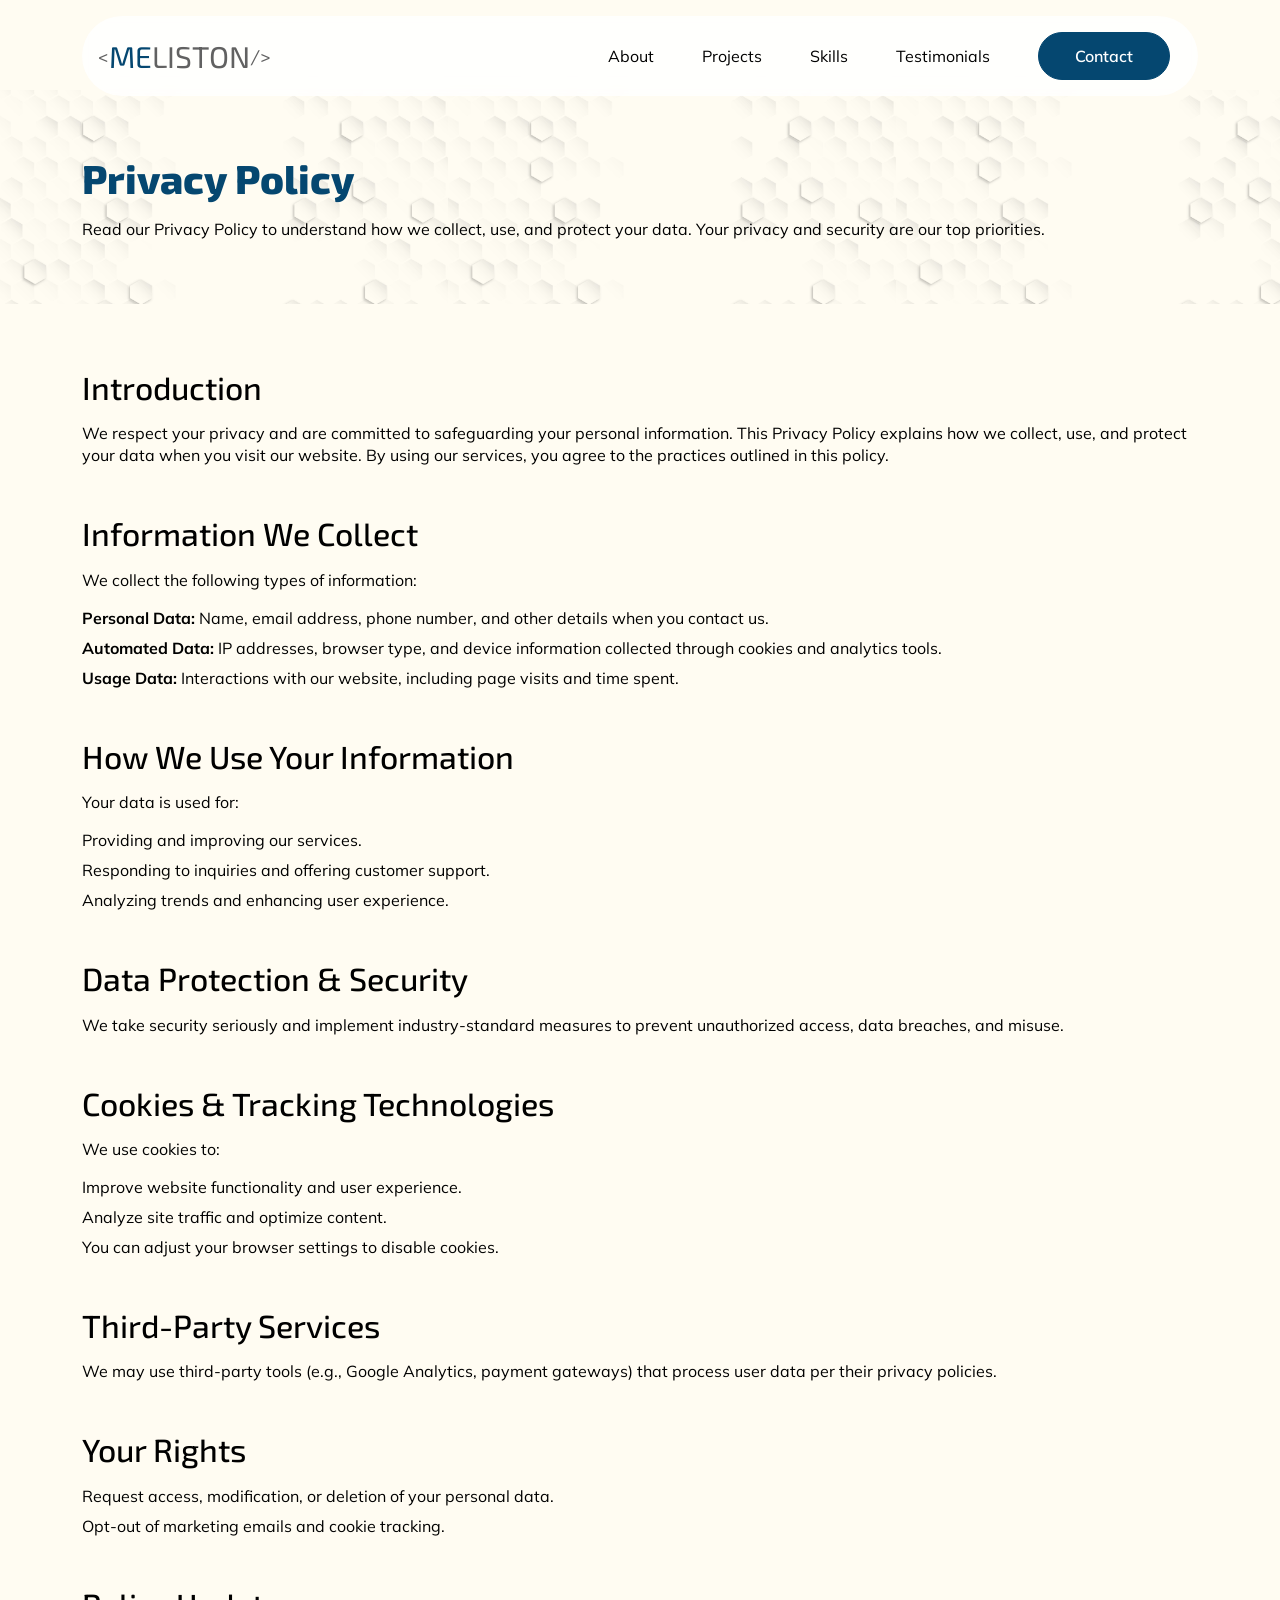
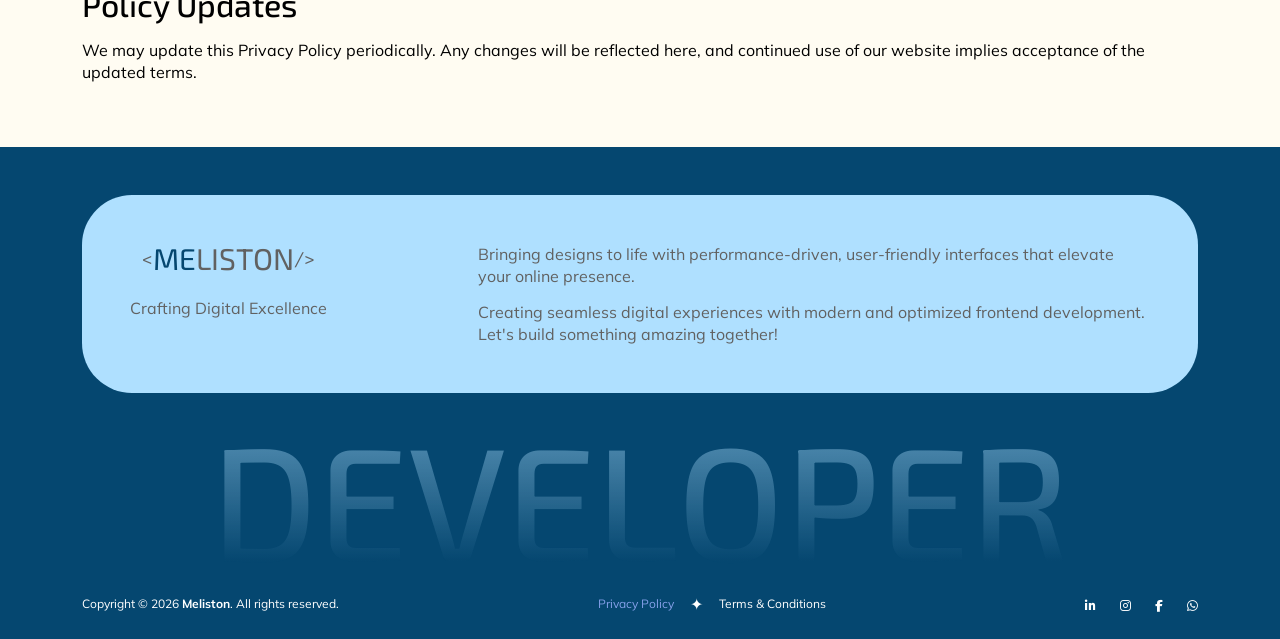
<file: privacy-policy.html>
<!DOCTYPE html>
<html lang="en">
<head>
    <meta charset="UTF-8">
    <meta name="viewport" content="width=device-width, initial-scale=1.0">
    
    <title>Privacy Policy | Meliston Costa | Expert Frontend Developer & UI/UX Specialist</title>
    <meta name="description" content="Read our Privacy Policy to understand how we collect, use, and protect your data. Your privacy and security are our top priorities." />
    <meta name="keywords" content="Frontend Developer, UI/UX Design, WordPress Expert, Web Performance Optimization, Responsive Design, JavaScript, CSS, HTML, Web Development">
    <meta name="author" content="Meliston Costa">
    <meta name="robots" content="index, follow">
    
    <!-- Open Graph (OG) Meta Tags for Social Media -->
    <meta property="og:title" content="Meliston Costa | Expert Frontend Developer & UI/UX Specialist">
    <meta property="og:description" content="Explore my portfolio showcasing modern web development, UI/UX design, and WordPress customization expertise.">
    <meta property="og:image" content="https://meliston.netlify.app/images/meliston.webp">
    <meta property="og:url" content="https://meliston.netlify.app/">
    <meta property="og:type" content="website">

    <!-- Twitter Card Meta Tags -->
    <meta name="twitter:card" content="summary_large_image">
    <meta name="twitter:title" content="Meliston Costa | Expert Frontend Developer & UI/UX Specialist">
    <meta name="twitter:description" content="Frontend development, UI/UX design, and WordPress expertise showcased in my portfolio.">
    <meta name="twitter:image" content="https://meliston.netlify.app/images/meliston.webp">

    <!-- Canonical Tag (Helps with duplicate content issues) -->
    <link rel="canonical" href="https://meliston.netlify.app/">

    <!-- Favicon -->
    <link rel="icon" href="images/icons/favicon.svg" type="image/x-icon">

    <link preload rel="stylesheet" href="https://cdnjs.cloudflare.com/ajax/libs/font-awesome/6.7.2/css/all.min.css" integrity="sha512-Evv84Mr4kqVGRNSgIGL/F/aIDqQb7xQ2vcrdIwxfjThSH8CSR7PBEakCr51Ck+w+/U6swU2Im1vVX0SVk9ABhg==" crossorigin="anonymous" referrerpolicy="no-referrer" />

    <link defer rel="stylesheet" href="css/bootstrap.min.css" />
    <link defer rel="stylesheet" href="css/kursor.css" />
    <link defer rel="stylesheet" href="css/swiper-bundle.min.css" />
    <link async rel="stylesheet" href="css/style.css" />
    <script type="application/ld+json">
        {
        "@context": "https://schema.org",
        "@type": "Person",
        "name": "Meliston Costa",
        "jobTitle": "Frontend Developer",
        "url": "https://meliston.netlify.app",
            "sameAs": [
                "https://github.com/MelistonCosta",
                "https://linkedin.com/in/meliston"
            ],
            "worksFor": {
                "@type": "Organization",
                "name": "ScreenRoot"
            }
        }
    </script>

    <!-- Google tag (gtag.js) -->
    <script async src="https://www.googletagmanager.com/gtag/js?id=G-DJ3NHC0N0X"></script>
    <script>
        window.dataLayer = window.dataLayer || [];
        function gtag(){dataLayer.push(arguments);}
        gtag('js', new Date());

        gtag('config', 'G-DJ3NHC0N0X');
    </script>

</head>
<body>

    <header class="position-fixed pt-3">
        <div class="container">
            <div class="border-box p-2 px-3 p-lg-3">
                <div class="row justify-content-between flex-nowrap align-items-center">
                    <div class="col-auto">
                        <div class="logo d-flex justify-content-center align-items-center">
                            <a href="/">
                                <span class="arrow">&lt;</span>
                                <span class="name text-uppercase"><span class="highlight">Me</span>liston</span>
                                <span class="divider">/</span>
                                <span class="arrow">&gt;</span>
                            </a>
                        </div>
                    </div>
                    <div class="col-auto">
                        <div class="mobile-menu d-flex flex-row flex-nowrap gap-4 align-items-end">
                            <div class="whatsapp d-dlex d-lg-none align-self-center position-relative">
                                <a href="https://wa.link/okeyyq" target="_blank" rel="noopener noreferrer">
                                    <i class="fa-brands fa-whatsapp"></i>
                                </a>
                            </div>
                            <div class="icon position-relative d-flex flex-column align-items-end d-lg-none gap-1 align-self-center">
                                <span></span>
                                <span></span>
                                <span></span>
                            </div>
                            <div class="navigation container d-flex flex-column flex-lg-row justify-content-between align-items-end align-items-lg-center gap-4 gap-lg-4 gap-xl-5 w-100">
                                <ul class="nav d-flex flex-column flex-lg-row flex-wrap align-items-end align-items-lg-center gap-4 gap-lg-4 gap-xl-5">
                                    <li><a href="/#about">About</a></li>
                                    <!-- <li><a href="/#experience">Experience</a></li> -->
                                    <li><a href="/#projects">Projects</a></li>
                                    <li><a href="/#skills">Skills</a></li>
                                    <li><a href="/#testimonials">Testimonials</a></li>
                                </ul>
                                <div class="btn-holder d-flex">
                                    <a class="button" href="/#contact">Contact</a>
                                </div>
                            </div>
                        </div>
                    </div>
                </div>
            </div>
        </div>
    </header>

    <main role="main" class="content-main">
        <section class="content-page">
            <div class="intro-section py-4 py-lg-5 py-xl-6">
                <div class="container d-flex flex-column gap-4 gap-lg-5">
                    <div class="row">
                        <div class="col d-flex flex-column gap-2 gap-lg-3">
                            <h1>Privacy Policy</h1>
                            <p>Read our Privacy Policy to understand how we collect, use, and protect your data. Your privacy and security are our top priorities.</p>
                        </div>
                    </div>
                </div>
            </div>
            <div class="content-section py-4 py-lg-5 py-xl-6">
                <div class="container d-flex flex-column gap-4 gap-lg-5">
                    <div class="row">
                        <div class="col">
                            <ol class="num-list d-flex flex-column gap-3 gap-lg-4 gap-xl-5">
                                <li class="d-flex flex-column gap-2 gap-lg-3">
                                    <h2>Introduction</h2>
                                    <p>We respect your privacy and are committed to safeguarding your personal information. This Privacy Policy explains how we collect, use, and protect your data when you visit our website. By using our services, you agree to the practices outlined in this policy.</p>
                                </li>
                                <li class="d-flex flex-column gap-2 gap-lg-3">
                                    <h2>Information We Collect</h2>
                                    <p>We collect the following types of information:</p>
                                    <ul class="d-flex flex-column gap-1 gap-lg-2">
                                        <li><strong>Personal Data:</strong> Name, email address, phone number, and other details when you contact us.</li>
                                        <li><strong>Automated Data:</strong> IP addresses, browser type, and device information collected through cookies and analytics tools.</li>
                                        <li><strong>Usage Data:</strong> Interactions with our website, including page visits and time spent.</li>
                                    </ul>
                                </li>
                                <li class="d-flex flex-column gap-2 gap-lg-3">
                                    <h2>How We Use Your Information</h2>
                                    <p>Your data is used for:</p>
                                    <ul class="d-flex flex-column gap-1 gap-lg-2">
                                        <li>Providing and improving our services.</li>
                                        <li>Responding to inquiries and offering customer support.</li>
                                        <li>Analyzing trends and enhancing user experience.</li>
                                    </ul>
                                </li>
                                <li class="d-flex flex-column gap-2 gap-lg-3">
                                    <h2>Data Protection & Security</h2>
                                    <p>We take security seriously and implement industry-standard measures to prevent unauthorized access, data breaches, and misuse.</p>
                                </li>
                                <li class="d-flex flex-column gap-2 gap-lg-3">
                                    <h2>Cookies & Tracking Technologies</h2>
                                    <p>We use cookies to:</p>
                                    <ul class="d-flex flex-column gap-1 gap-lg-2">
                                        <li>Improve website functionality and user experience.</li>
                                        <li>Analyze site traffic and optimize content.</li>
                                        <li>You can adjust your browser settings to disable cookies.</li>
                                    </ul>
                                </li>
                                <li class="d-flex flex-column gap-2 gap-lg-3">
                                    <h2>Third-Party Services</h2>
                                    <p>We may use third-party tools (e.g., Google Analytics, payment gateways) that process user data per their privacy policies.</p>
                                </li>
                                <li class="d-flex flex-column gap-2 gap-lg-3">
                                    <h2>Your Rights</h2>
                                    <ul class="d-flex flex-column gap-1 gap-lg-2">
                                        <li>Request access, modification, or deletion of your personal data.</li>
                                        <li>Opt-out of marketing emails and cookie tracking.</li>
                                    </ul>
                                </li>
                                <li class="d-flex flex-column gap-2 gap-lg-3">
                                    <h2>Policy Updates</h2>
                                    <p>We may update this Privacy Policy periodically. Any changes will be reflected here, and continued use of our website implies acceptance of the updated terms.</p>
                                </li>
                            </ol>
                        </div>
                    </div>
                </div>
            </div>
        </section>
    </main>
    
    <footer class="pt-4 pt-lg-4 pt-xl-5">
        <div class="container">
            <div class="border-box p-3 p-lg-4 p-xl-5">
                <div class="row justify-content-between flex-lg-nowrap">
                    <div class="col-12 col-lg-auto">
                        <div class="logo d-flex justify-content-center align-items-center">
                            <a href="/">
                                <span class="arrow">&lt;</span>
                                <span class="name text-uppercase"><span class="highlight">Me</span>liston</span>
                                <span class="divider">/</span>
                                <span class="arrow">&gt;</span>
                            </a>
                        </div>
                        <div class="heading mt-3 mt-lg-4">Crafting Digital Excellence</div>
                    </div>
                    <div class="col-12 col-lg-8 offset-lg-1">
                        <p>Bringing designs to life with performance-driven, user-friendly interfaces that elevate your online presence.</p>
                        <p>Creating seamless digital experiences with modern and optimized frontend development. Let's build something amazing together!</p>
                    </div>
                </div>
            </div>
            <div class="post-footer py-4 d-flex flex-column gap-3 gap-lg-3">
                <div class="row">
                    <div class="col">
                        <div class="footer-name text-uppercase text-center">Developer</div>
                    </div>
                </div>
                <div class="row row-gap-3 row-gap-md-4 row-gap-lg-0 justify-content-between align-items-center">
                    <div class="col-12 col-lg-auto order-lg-2">
                        <ul class="follow-us d-flex flex-row align-items-center justify-content-center gap-3 gap-lg-4">
                            <li>
                                <a href="https://www.linkedin.com/in/meliston-costa/" target="_blank" rel="noopener noreferrer">
                                    <i class="fa-brands fa-linkedin-in"></i>
                                </a>
                            </li>
                            <li>
                                <a href="https://www.instagram.com/meliston_costa" target="_blank" rel="noopener noreferrer">
                                    <i class="fa-brands fa-instagram"></i>
                                </a>
                            </li>
                            <li>
                                <a href="https://www.facebook.com/Hadrian5M1995" target="_blank" rel="noopener noreferrer">
                                    <i class="fa-brands fa-facebook-f"></i>
                                </a>
                            </li>
                            <li>
                                <a href="https://wa.me/+919021525547?text=Hi!%20I’m%20reaching%20out%20from%20your%20portfolio%20website." target="_blank" rel="noopener noreferrer">
                                    <i class="fa-brands fa-whatsapp"></i>
                                </a>
                            </li>
                        </ul>
                    </div>
                    <div class="col-12 col-lg-auto order-lg-1">
                        <ul class="site-links d-flex flex-row align-items-center justify-content-center gap-2 gap-lg-3">
                            <li class="d-flex flex-row flex-wrap gap-2 gap-lg-3 align-items-center">
                                <a class="active" href="privacy-policy">Privacy Policy</a>
                                <span>&#10022;</span>
                            </li>
                            <li class="d-flex flex-row flex-wrap gap-2 gap-lg-3 align-items-center">
                                <a href="terms-and-conditions">Terms & Conditions</a>
                                <span>&#10022;</span>
                            </li>
                        </ul>
                    </div>
                    <div class="col-12 col-lg-auto order-lg-0 text-center text-lg-start">
                        <p>Copyright &copy; 2026 <?= date('Y') ?> <strong><a href="/">Meliston</a></strong>. All rights reserved.</p>
                    </div>
                </div>
            </div>
        </div>
    </footer>
<script defer src="js/minified/jquery.min.js"></script>
<script defer src="js/minified/kursor.min.js"></script>
<script defer src="js/minified/lenis.min.js"></script>
<script defer src="js/script.js"></script>



</body>
</html>
</file>
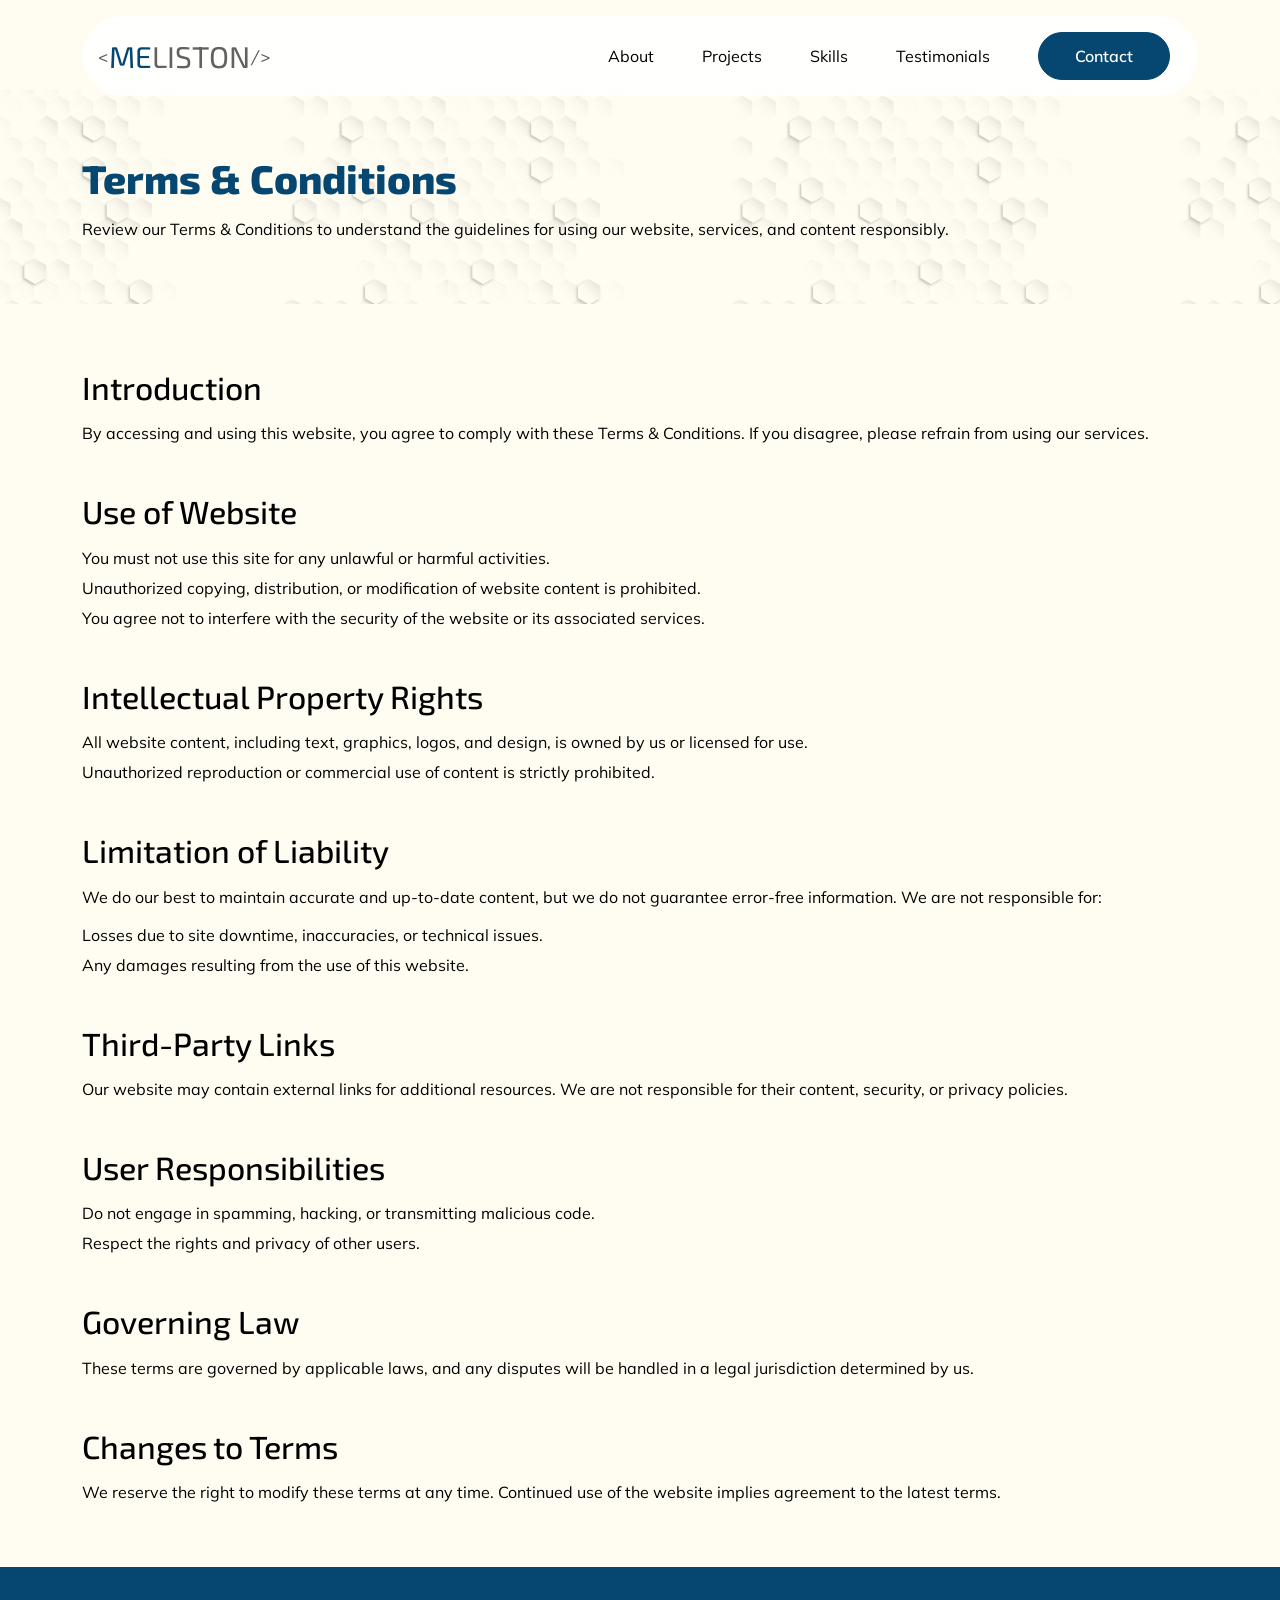
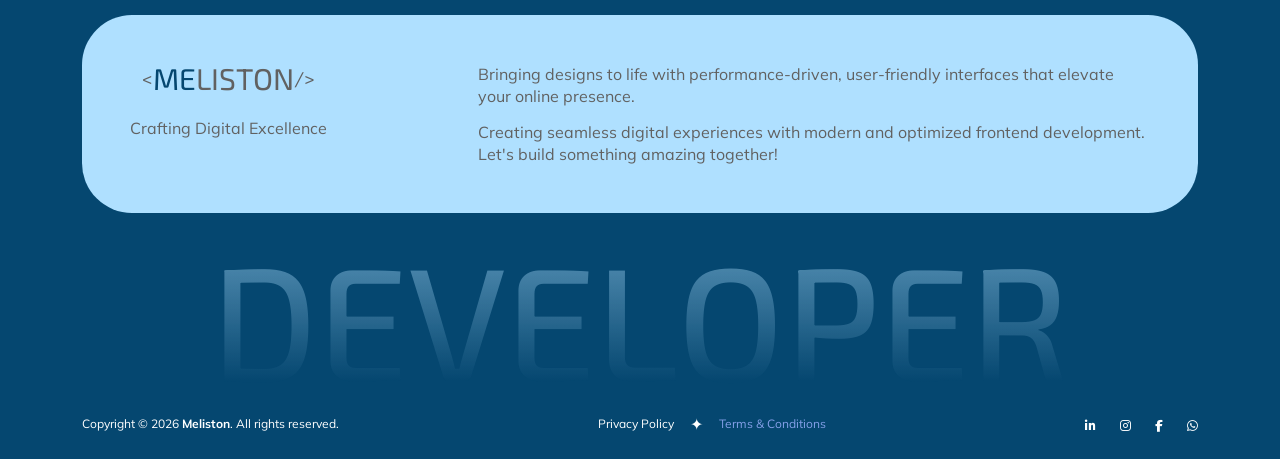
<file: terms-and-conditions.html>
<!DOCTYPE html>
<html lang="en">
<head>
    <meta charset="UTF-8">
    <meta name="viewport" content="width=device-width, initial-scale=1.0">
    
    <title>Terms & Conditions | Meliston Costa | Expert Frontend Developer & UI/UX Specialist</title>
    <meta name="description" content="Review our Terms & Conditions to understand the guidelines for using our website, services, and content responsibly." />
    <meta name="keywords" content="Frontend Developer, UI/UX Design, WordPress Expert, Web Performance Optimization, Responsive Design, JavaScript, CSS, HTML, Web Development">
    <meta name="author" content="Meliston Costa">
    <meta name="robots" content="index, follow">
    
    <!-- Open Graph (OG) Meta Tags for Social Media -->
    <meta property="og:title" content="Meliston Costa | Expert Frontend Developer & UI/UX Specialist">
    <meta property="og:description" content="Explore my portfolio showcasing modern web development, UI/UX design, and WordPress customization expertise.">
    <meta property="og:image" content="https://meliston.netlify.app/images/meliston.webp">
    <meta property="og:url" content="https://meliston.netlify.app/">
    <meta property="og:type" content="website">

    <!-- Twitter Card Meta Tags -->
    <meta name="twitter:card" content="summary_large_image">
    <meta name="twitter:title" content="Meliston Costa | Expert Frontend Developer & UI/UX Specialist">
    <meta name="twitter:description" content="Frontend development, UI/UX design, and WordPress expertise showcased in my portfolio.">
    <meta name="twitter:image" content="https://meliston.netlify.app/images/meliston.webp">

    <!-- Canonical Tag (Helps with duplicate content issues) -->
    <link rel="canonical" href="https://meliston.netlify.app/">

    <!-- Favicon -->
    <link rel="icon" href="images/icons/favicon.svg" type="image/x-icon">

    <link preload rel="stylesheet" href="https://cdnjs.cloudflare.com/ajax/libs/font-awesome/6.7.2/css/all.min.css" integrity="sha512-Evv84Mr4kqVGRNSgIGL/F/aIDqQb7xQ2vcrdIwxfjThSH8CSR7PBEakCr51Ck+w+/U6swU2Im1vVX0SVk9ABhg==" crossorigin="anonymous" referrerpolicy="no-referrer" />

    <link defer rel="stylesheet" href="css/bootstrap.min.css" />
    <link defer rel="stylesheet" href="css/kursor.css" />
    <link defer rel="stylesheet" href="css/swiper-bundle.min.css" />
    <link async rel="stylesheet" href="css/style.css" />
    <script type="application/ld+json">
        {
        "@context": "https://schema.org",
        "@type": "Person",
        "name": "Meliston Costa",
        "jobTitle": "Frontend Developer",
        "url": "https://meliston.netlify.app",
            "sameAs": [
                "https://github.com/MelistonCosta",
                "https://linkedin.com/in/meliston"
            ],
            "worksFor": {
                "@type": "Organization",
                "name": "ScreenRoot"
            }
        }
    </script>

    <!-- Google tag (gtag.js) -->
    <script async src="https://www.googletagmanager.com/gtag/js?id=G-DJ3NHC0N0X"></script>
    <script>
        window.dataLayer = window.dataLayer || [];
        function gtag(){dataLayer.push(arguments);}
        gtag('js', new Date());

        gtag('config', 'G-DJ3NHC0N0X');
    </script>

</head>
<body>

    <header class="position-fixed pt-3">
        <div class="container">
            <div class="border-box p-2 px-3 p-lg-3">
                <div class="row justify-content-between flex-nowrap align-items-center">
                    <div class="col-auto">
                        <div class="logo d-flex justify-content-center align-items-center">
                            <a href="/">
                                <span class="arrow">&lt;</span>
                                <span class="name text-uppercase"><span class="highlight">Me</span>liston</span>
                                <span class="divider">/</span>
                                <span class="arrow">&gt;</span>
                            </a>
                        </div>
                    </div>
                    <div class="col-auto">
                        <div class="mobile-menu d-flex flex-row flex-nowrap gap-4 align-items-end">
                            <div class="whatsapp d-dlex d-lg-none align-self-center position-relative">
                                <a href="https://wa.link/okeyyq" target="_blank" rel="noopener noreferrer">
                                    <i class="fa-brands fa-whatsapp"></i>
                                </a>
                            </div>
                            <div class="icon position-relative d-flex flex-column align-items-end d-lg-none gap-1 align-self-center">
                                <span></span>
                                <span></span>
                                <span></span>
                            </div>
                            <div class="navigation container d-flex flex-column flex-lg-row justify-content-between align-items-end align-items-lg-center gap-4 gap-lg-4 gap-xl-5 w-100">
                                <ul class="nav d-flex flex-column flex-lg-row flex-wrap align-items-end align-items-lg-center gap-4 gap-lg-4 gap-xl-5">
                                    <li><a href="/#about">About</a></li>
                                    <!-- <li><a href="/#experience">Experience</a></li> -->
                                    <li><a href="/#projects">Projects</a></li>
                                    <li><a href="/#skills">Skills</a></li>
                                    <li><a href="/#testimonials">Testimonials</a></li>
                                </ul>
                                <div class="btn-holder d-flex">
                                    <a class="button" href="/#contact">Contact</a>
                                </div>
                            </div>
                        </div>
                    </div>
                </div>
            </div>
        </div>
    </header>

    <main role="main" class="content-main">
        <section class="content-page">
            <div class="intro-section py-4 py-lg-5 py-xl-6">
                <div class="container d-flex flex-column gap-4 gap-lg-5">
                    <div class="row">
                        <div class="col d-flex flex-column gap-2 gap-lg-3">
                            <h1>Terms & Conditions</h1>
                            <p>Review our Terms & Conditions to understand the guidelines for using our website, services, and content responsibly.</p>
                        </div>
                    </div>
                </div>
            </div>
            <div class="content-section py-4 py-lg-5 py-xl-6">
                <div class="container d-flex flex-column gap-4 gap-lg-5">
                    <div class="row">
                        <div class="col">
                            <ol class="num-list d-flex flex-column gap-3 gap-lg-4 gap-xl-5">
                                <li class="d-flex flex-column gap-2 gap-lg-3">
                                    <h2>Introduction</h2>
                                    <p>By accessing and using this website, you agree to comply with these Terms & Conditions. If you disagree, please refrain from using our services.</p>
                                </li>
                                <li class="d-flex flex-column gap-2 gap-lg-3">
                                    <h2>Use of Website</h2>
                                    <ul class="d-flex flex-column gap-1 gap-lg-2">
                                        <li>You must not use this site for any unlawful or harmful activities.</li>
                                        <li>Unauthorized copying, distribution, or modification of website content is prohibited.</li>
                                        <li>You agree not to interfere with the security of the website or its associated services.</li>
                                    </ul>
                                </li>
                                <li class="d-flex flex-column gap-2 gap-lg-3">
                                    <h2>Intellectual Property Rights</h2>
                                    <ul class="d-flex flex-column gap-1 gap-lg-2">
                                        <li>All website content, including text, graphics, logos, and design, is owned by us or licensed for use.</li>
                                        <li>Unauthorized reproduction or commercial use of content is strictly prohibited.</li>
                                    </ul>
                                </li>
                                <li class="d-flex flex-column gap-2 gap-lg-3">
                                    <h2>Limitation of Liability</h2>
                                    <p>We do our best to maintain accurate and up-to-date content, but we do not guarantee error-free information. We are not responsible for:</p>
                                    <ul class="d-flex flex-column gap-1 gap-lg-2">
                                        <li>Losses due to site downtime, inaccuracies, or technical issues.</li>
                                        <li>Any damages resulting from the use of this website.</li>
                                    </ul>
                                </li>
                                <li class="d-flex flex-column gap-2 gap-lg-3">
                                    <h2>Third-Party Links</h2>
                                    <p>Our website may contain external links for additional resources. We are not responsible for their content, security, or privacy policies.</p>
                                </li>
                                <li class="d-flex flex-column gap-2 gap-lg-3">
                                    <h2> User Responsibilities</h2>
                                    <ul class="d-flex flex-column gap-1 gap-lg-2">
                                        <li>Do not engage in spamming, hacking, or transmitting malicious code.</li>
                                        <li>Respect the rights and privacy of other users.</li>
                                    </ul>
                                </li>
                                <li class="d-flex flex-column gap-2 gap-lg-3">
                                    <h2>Governing Law</h2>
                                    <p>These terms are governed by applicable laws, and any disputes will be handled in a legal jurisdiction determined by us.</p>
                                </li>
                                <li class="d-flex flex-column gap-2 gap-lg-3">
                                    <h2>Changes to Terms</h2>
                                    <p>We reserve the right to modify these terms at any time. Continued use of the website implies agreement to the latest terms.</p>
                                </li>
                            </ol>
                        </div>
                    </div>
                </div>
            </div>
        </section>
    </main>
    
    <footer class="pt-4 pt-lg-4 pt-xl-5">
        <div class="container">
            <div class="border-box p-3 p-lg-4 p-xl-5">
                <div class="row justify-content-between flex-lg-nowrap">
                    <div class="col-12 col-lg-auto">
                        <div class="logo d-flex justify-content-center align-items-center">
                            <a href="/">
                                <span class="arrow">&lt;</span>
                                <span class="name text-uppercase"><span class="highlight">Me</span>liston</span>
                                <span class="divider">/</span>
                                <span class="arrow">&gt;</span>
                            </a>
                        </div>
                        <div class="heading mt-3 mt-lg-4">Crafting Digital Excellence</div>
                    </div>
                    <div class="col-12 col-lg-8 offset-lg-1">
                        <p>Bringing designs to life with performance-driven, user-friendly interfaces that elevate your online presence.</p>
                        <p>Creating seamless digital experiences with modern and optimized frontend development. Let's build something amazing together!</p>
                    </div>
                </div>
            </div>
            <div class="post-footer py-4 d-flex flex-column gap-3 gap-lg-3">
                <div class="row">
                    <div class="col">
                        <div class="footer-name text-uppercase text-center">Developer</div>
                    </div>
                </div>
                <div class="row row-gap-3 row-gap-md-4 row-gap-lg-0 justify-content-between align-items-center">
                    <div class="col-12 col-lg-auto order-lg-2">
                        <ul class="follow-us d-flex flex-row align-items-center justify-content-center gap-3 gap-lg-4">
                            <li>
                                <a href="https://www.linkedin.com/in/meliston-costa/" target="_blank" rel="noopener noreferrer">
                                    <i class="fa-brands fa-linkedin-in"></i>
                                </a>
                            </li>
                            <li>
                                <a href="https://www.instagram.com/meliston_costa" target="_blank" rel="noopener noreferrer">
                                    <i class="fa-brands fa-instagram"></i>
                                </a>
                            </li>
                            <li>
                                <a href="https://www.facebook.com/Hadrian5M1995" target="_blank" rel="noopener noreferrer">
                                    <i class="fa-brands fa-facebook-f"></i>
                                </a>
                            </li>
                            <li>
                                <a href="https://wa.me/+919021525547?text=Hi!%20I’m%20reaching%20out%20from%20your%20portfolio%20website." target="_blank" rel="noopener noreferrer">
                                    <i class="fa-brands fa-whatsapp"></i>
                                </a>
                            </li>
                        </ul>
                    </div>
                    <div class="col-12 col-lg-auto order-lg-1">
                        <ul class="site-links d-flex flex-row align-items-center justify-content-center gap-2 gap-lg-3">
                            <li class="d-flex flex-row flex-wrap gap-2 gap-lg-3 align-items-center">
                                <a href="privacy-policy">Privacy Policy</a>
                                <span>&#10022;</span>
                            </li>
                            <li class="d-flex flex-row flex-wrap gap-2 gap-lg-3 align-items-center">
                                <a class="active" href="terms-and-conditions">Terms & Conditions</a>
                                <span>&#10022;</span>
                            </li>
                        </ul>
                    </div>
                    <div class="col-12 col-lg-auto order-lg-0 text-center text-lg-start">
                        <p>Copyright &copy; 2026 <?= date('Y') ?> <strong><a href="/">Meliston</a></strong>. All rights reserved.</p>
                    </div>
                </div>
            </div>
        </div>
    </footer>
<script defer src="js/minified/jquery.min.js"></script>
<script defer src="js/minified/kursor.min.js"></script>
<script defer src="js/minified/lenis.min.js"></script>
<script defer src="js/script.js"></script>


</body>
</html>
</file>
<file: css/kursor.css>
/*!
  * Kursor v0.1.5
  * Forged by Luis Daniel Rovira
  * Released under the MIT License.
  */
.notCursor {
  cursor: none;
}
.notCursor * {
  cursor: none;
}
#kursorWrapper {
  position: fixed;
  z-index: 99;
  overflow: hidden;
  pointer-events: none;
  top: 0;
  left: 0;
  width: 100%;
  height: 100%;
  overflow: hidden;
}
div[class*='kursor'] {
  position: fixed;
  pointer-events: none;
  transform: translate(-50%, -50%);
  z-index: 10000;
}
div[class*='kursor'].kursor--hidden {
  opacity: 0;
  width: 0px;
  height: 0px;
}
div[class*='kursor'].kursor--1 {
  left: 0px;
  top: 0px;
  width: 25px;
  height: 25px;
  border-radius: 50%;
  border: 2px solid rgba(var(--k-color), 1);
  transition: all 0.2s ease, top 0.18s ease-out, left 0.18s ease-out;
}
div[class*='kursor'].kursor--1 + .kursorChild {
  display: block;
  width: 4px;
  height: 4px;
  background: rgba(var(--k-color), 1);
  border-radius: 50%;
  transition: all 0.2s ease, top 0s ease-out, left 0s ease-out;
}
div[class*='kursor'].kursor--1.--hover {
  width: 40px;
  height: 40px;
  border: 2px solid rgba(var(--k-color), 0);
  background: rgba(var(--k-color), 0.1);
}
div[class*='kursor'].kursor--1.--hover + .kursorChild {
  background: rgba(var(--k-color), 0.3);
}
div[class*='kursor'].kursor--1.kursor--down {
  width: 20px;
  height: 20px;
}
div[class*='kursor'].kursor--1.kursor--down + .kursorChild:after {
  width: 40px !important;
  height: 40px !important;
  opacity: 0;
  border: 1px solid;
  border-radius: 50%;
  border-color: rgba(var(--k-color), 1);
  transition: all 0.4s ease;
}
div[class*='kursor'].kursor--2 {
  left: 0px;
  top: 0px;
  width: 20px;
  height: 20px;
  border-radius: 50%;
  background: rgba(var(--k-color), 1);
  transition: all 0.2s ease, top 0.1s ease-out, left 0.1s ease-out;
}
div[class*='kursor'].kursor--2 + .kursorChild {
  display: block;
  width: 4px;
  height: 4px;
  background: rgba(var(--k-color), 1);
  border-radius: 50%;
  transition: all 0.2s ease, top 0.2s ease-out, left 0.2s ease-out;
}
div[class*='kursor'].kursor--2.--hover {
  width: 40px;
  height: 40px;
  background: rgba(var(--k-color), 0.1);
}
div[class*='kursor'].kursor--2.--hover + .kursorChild {
  background: rgba(var(--k-color), 0.3);
}
div[class*='kursor'].kursor--2.kursor--down {
  width: 10px;
  height: 10px;
}
div[class*='kursor'].kursor--2.kursor--down + .kursorChild:after {
  width: 40px !important;
  height: 40px !important;
  opacity: 0;
  border: 1px solid;
  border-radius: 50%;
  border-color: rgba(var(--k-color), 1);
  transition: all 0.4s ease;
}
div[class*='kursor'].kursor--3 {
  left: 0px;
  top: 0px;
  width: 20px;
  height: 20px;
  border: 1px solid rgba(var(--k-color), 1);
  transition: all 0.2s ease, top 0.05s ease-out, left 0.05s ease-out;
}
div[class*='kursor'].kursor--3 + .kursorChild {
  display: block;
  width: 4px;
  height: 4px;
  background: rgba(var(--k-color), 1);
  transition: all 0.2s ease, top 0.2s ease-out, left 0.2s ease-out;
}
div[class*='kursor'].kursor--3.--hover {
  width: 40px;
  height: 40px;
  background: rgba(var(--k-color), 0.1);
  border: 1px solid rgba(var(--k-color), 0);
}
div[class*='kursor'].kursor--3.--hover + .kursorChild {
  background: rgba(var(--k-color), 0.3);
}
div[class*='kursor'].kursor--3.kursor--down {
  width: 5px;
  height: 5px;
  border: 1px solid rgba(var(--k-color), 0);
}
div[class*='kursor'].kursor--3.kursor--down + .kursorChild {
  width: 10px;
  height: 10px;
}
div[class*='kursor'].kursor--3.kursor--down + .kursorChild:after {
  width: 40px !important;
  height: 40px !important;
  opacity: 0;
  border: 1px solid;
  border-color: rgba(var(--k-color), 1);
  transition: all 0.4s ease;
}
div[class*='kursor'].kursor--4 {
  left: 0px;
  top: 0px;
  width: 50px;
  height: 50px;
  border: 1px solid rgba(var(--k-color), 0.3);
  border-radius: 50%;
  transition: all 0.2s ease, top 0.2s ease-out, left 0.2s ease-out;
}
div[class*='kursor'].kursor--4 + .kursorChild {
  display: block;
  width: 6px;
  height: 6px;
  background: rgba(var(--k-color), 1);
  border-radius: 50%;
  transition: all 0.2s ease, top 0.03s ease-out, left 0.03s ease-out;
}
div[class*='kursor'].kursor--4.--hover {
  width: 30px;
  height: 30px;
  background: rgba(var(--k-color), 0.1);
  border: 3px solid rgba(var(--k-color), 0);
}
div[class*='kursor'].kursor--4.--hover + .kursorChild {
  width: 25px;
  height: 25px;
  background: rgba(var(--k-color), 0.1);
}
div[class*='kursor'].kursor--4.kursor--down {
  width: 5px;
  height: 5px;
}
div[class*='kursor'].kursor--4.kursor--down + .kursorChild {
  width: 10px;
  height: 10px;
}
div[class*='kursor'].kursor--4.kursor--down + .kursorChild:after {
  width: 40px !important;
  height: 40px !important;
  opacity: 0;
  border-radius: 50%;
  border: 1px solid;
  border-color: rgba(var(--k-color), 1);
  transition: all 0.4s ease;
}
div[class*='kursor'].kursor--5 {
  left: 0px;
  top: 0px;
  width: 10px;
  height: 10px;
  border: 1px solid rgba(var(--k-color), 0.5);
  border-radius: 50%;
  transition: all 0.2s ease, top 0.2s ease-out, left 0.2s ease-out;
}
div[class*='kursor'].kursor--5.--hover {
  width: 26px;
  height: 26px;
  background: rgba(var(--k-color), 0.1);
  border: 3px solid rgba(var(--k-color), 0);
}
div[class*='kursor'].kursor--5.kursor--down {
  width: 15px;
  height: 15px;
}
div[class*='kursorChild'] {
  position: fixed;
  pointer-events: none;
  transform: translate(-50%, -50%);
  display: none;
  overflow: hidden;
}
div[class*='kursorChild'].kursorChild[class*='--hidden'] {
  opacity: 0;
  width: 0px;
  height: 0px;
}
div[class*='kursorChild'].kursorChild:after {
  content: '';
  pointer-events: none;
  width: 0px;
  height: 0px;
  position: absolute;
  left: 50%;
  top: 50%;
  opacity: 1;
  border: 0px solid rgba(var(--k-color), 0.5);
  transform: translate(-50%, -50%);
}
.kursor--absolute {
  position: absolute !important;
  z-index: 2000;
}
@media screen and (max-width: 768px) {
  .notCursor * {
    cursor: auto;
  }
  div[class*='kursor'] {
    display: none !important;
  }
  div[class*='kursorChild'] {
    display: none !important;
  }
}
@media screen and (max-width: 812px) and (max-height: 430px) and (orientation: landscape) {
  div[class*='kursor'] {
    display: none !important;
  }
  div[class*='kursorChild'] {
    display: none !important;
  }
  .notCursor * {
    cursor: auto;
  }
}
</file>
<file: css/style.css>
@import url("https://fonts.googleapis.com/css2?family=Exo+2:ital,wght@0,100..900;1,100..900&family=Mulish:ital,wght@0,200..1000;1,200..1000&display=swap");html.lenis,html.lenis body{height:auto}.lenis.lenis-smooth{scroll-behavior:auto !important}.lenis.lenis-smooth [data-lenis-prevent]{overscroll-behavior:contain}.lenis.lenis-stopped{overflow:hidden}.lenis.lenis-smooth iframe{pointer-events:none}.p-6{padding:4rem !important}.pt-6,.py-6{padding-top:4rem !important}.pb-6,.py-6{padding-bottom:4rem !important}.pl-6,.px-6{padding-left:4rem !important}.pr-6,.px-6{padding-right:4rem !important}.m-6{margin:4rem !important}.gap-6{gap:4rem !important}@media (min-width: 576px){.p-sm-6{padding:4rem !important}.pt-sm-6,.py-sm-6{padding-top:4rem !important}.pb-sm-6,.py-sm-6{padding-bottom:4rem !important}.pl-sm-6,.px-sm-6{padding-left:4rem !important}.pr-sm-6,.px-sm-6{padding-right:4rem !important}.m-sm-6{margin:4rem !important}.gap-sm-6{gap:4rem !important}}@media (min-width: 768px){.p-md-6{padding:4rem !important}.pt-md-6,.py-md-6{padding-top:4rem !important}.pb-md-6,.py-md-6{padding-bottom:4rem !important}.pl-md-6,.px-md-6{padding-left:4rem !important}.pr-md-6,.px-md-6{padding-right:4rem !important}.m-md-6{margin:4rem !important}.gap-md-6{gap:4rem !important}}@media (min-width: 992px){.p-lg-6{padding:4rem !important}.pt-lg-6,.py-lg-6{padding-top:4rem !important}.pb-lg-6,.py-lg-6{padding-bottom:4rem !important}.pl-lg-6,.px-lg-6{padding-left:4rem !important}.pr-lg-6,.px-lg-6{padding-right:4rem !important}.m-lg-6{margin:4rem !important}.gap-lg-6{gap:4rem !important}}@media (min-width: 1200px){.p-xl-6{padding:4rem !important}.pt-xl-6,.py-xl-6{padding-top:4rem !important}.pb-xl-6,.py-xl-6{padding-bottom:4rem !important}.pl-xl-6,.px-xl-6{padding-left:4rem !important}.pr-xl-6,.px-xl-6{padding-right:4rem !important}.m-xl-6{margin:4rem !important}.gap-xl-6{gap:4rem !important}}@media (min-width: 1400px){.p-xxl-6{padding:4rem !important}.pt-xxl-6,.py-xxl-6{padding-top:4rem !important}.pb-xxl-6,.py-xxl-6{padding-bottom:4rem !important}.pl-xxl-6,.px-xxl-6{padding-left:4rem !important}.pr-xxl-6,.px-xxl-6{padding-right:4rem !important}.m-xxl-6{margin:4rem !important}.gap-xxl-6{gap:4rem !important}}.p-7{padding:5rem !important}.pt-7,.py-7{padding-top:5rem !important}.pb-7,.py-7{padding-bottom:5rem !important}.pl-7,.px-7{padding-left:5rem !important}.pr-7,.px-7{padding-right:5rem !important}.m-7{margin:5rem !important}.gap-7{gap:5rem !important}@media (min-width: 576px){.p-sm-7{padding:5rem !important}.pt-sm-7,.py-sm-7{padding-top:5rem !important}.pb-sm-7,.py-sm-7{padding-bottom:5rem !important}.pl-sm-7,.px-sm-7{padding-left:5rem !important}.pr-sm-7,.px-sm-7{padding-right:5rem !important}.m-sm-7{margin:5rem !important}.gap-sm-7{gap:5rem !important}}@media (min-width: 768px){.p-md-7{padding:5rem !important}.pt-md-7,.py-md-7{padding-top:5rem !important}.pb-md-7,.py-md-7{padding-bottom:5rem !important}.pl-md-7,.px-md-7{padding-left:5rem !important}.pr-md-7,.px-md-7{padding-right:5rem !important}.m-md-7{margin:5rem !important}.gap-md-7{gap:5rem !important}}@media (min-width: 992px){.p-lg-7{padding:5rem !important}.pt-lg-7,.py-lg-7{padding-top:5rem !important}.pb-lg-7,.py-lg-7{padding-bottom:5rem !important}.pl-lg-7,.px-lg-7{padding-left:5rem !important}.pr-lg-7,.px-lg-7{padding-right:5rem !important}.m-lg-7{margin:5rem !important}.gap-lg-7{gap:5rem !important}}@media (min-width: 1200px){.p-xl-7{padding:5rem !important}.pt-xl-7,.py-xl-7{padding-top:5rem !important}.pb-xl-7,.py-xl-7{padding-bottom:5rem !important}.pl-xl-7,.px-xl-7{padding-left:5rem !important}.pr-xl-7,.px-xl-7{padding-right:5rem !important}.m-xl-7{margin:5rem !important}.gap-xl-7{gap:5rem !important}}@media (min-width: 1400px){.p-xxl-7{padding:5rem !important}.pt-xxl-7,.py-xxl-7{padding-top:5rem !important}.pb-xxl-7,.py-xxl-7{padding-bottom:5rem !important}.pl-xxl-7,.px-xxl-7{padding-left:5rem !important}.pr-xxl-7,.px-xxl-7{padding-right:5rem !important}.m-xxl-7{margin:5rem !important}.gap-xxl-7{gap:5rem !important}}.p-8{padding:6rem !important}.pt-8,.py-8{padding-top:6rem !important}.pb-8,.py-8{padding-bottom:6rem !important}.pl-8,.px-8{padding-left:6rem !important}.pr-8,.px-8{padding-right:6rem !important}.m-8{margin:6rem !important}.gap-8{gap:6rem !important}@media (min-width: 576px){.p-sm-8{padding:6rem !important}.pt-sm-8,.py-sm-8{padding-top:6rem !important}.pb-sm-8,.py-sm-8{padding-bottom:6rem !important}.pl-sm-8,.px-sm-8{padding-left:6rem !important}.pr-sm-8,.px-sm-8{padding-right:6rem !important}.m-sm-8{margin:6rem !important}.gap-sm-8{gap:6rem !important}}@media (min-width: 768px){.p-md-8{padding:6rem !important}.pt-md-8,.py-md-8{padding-top:6rem !important}.pb-md-8,.py-md-8{padding-bottom:6rem !important}.pl-md-8,.px-md-8{padding-left:6rem !important}.pr-md-8,.px-md-8{padding-right:6rem !important}.m-md-8{margin:6rem !important}.gap-md-8{gap:6rem !important}}@media (min-width: 992px){.p-lg-8{padding:6rem !important}.pt-lg-8,.py-lg-8{padding-top:6rem !important}.pb-lg-8,.py-lg-8{padding-bottom:6rem !important}.pl-lg-8,.px-lg-8{padding-left:6rem !important}.pr-lg-8,.px-lg-8{padding-right:6rem !important}.m-lg-8{margin:6rem !important}.gap-lg-8{gap:6rem !important}}@media (min-width: 1200px){.p-xl-8{padding:6rem !important}.pt-xl-8,.py-xl-8{padding-top:6rem !important}.pb-xl-8,.py-xl-8{padding-bottom:6rem !important}.pl-xl-8,.px-xl-8{padding-left:6rem !important}.pr-xl-8,.px-xl-8{padding-right:6rem !important}.m-xl-8{margin:6rem !important}.gap-xl-8{gap:6rem !important}}@media (min-width: 1400px){.p-xxl-8{padding:6rem !important}.pt-xxl-8,.py-xxl-8{padding-top:6rem !important}.pb-xxl-8,.py-xxl-8{padding-bottom:6rem !important}.pl-xxl-8,.px-xxl-8{padding-left:6rem !important}.pr-xxl-8,.px-xxl-8{padding-right:6rem !important}.m-xxl-8{margin:6rem !important}.gap-xxl-8{gap:6rem !important}}.p-9{padding:7rem !important}.pt-9,.py-9{padding-top:7rem !important}.pb-9,.py-9{padding-bottom:7rem !important}.pl-9,.px-9{padding-left:7rem !important}.pr-9,.px-9{padding-right:7rem !important}.m-9{margin:7rem !important}.gap-9{gap:7rem !important}@media (min-width: 576px){.p-sm-9{padding:7rem !important}.pt-sm-9,.py-sm-9{padding-top:7rem !important}.pb-sm-9,.py-sm-9{padding-bottom:7rem !important}.pl-sm-9,.px-sm-9{padding-left:7rem !important}.pr-sm-9,.px-sm-9{padding-right:7rem !important}.m-sm-9{margin:7rem !important}.gap-sm-9{gap:7rem !important}}@media (min-width: 768px){.p-md-9{padding:7rem !important}.pt-md-9,.py-md-9{padding-top:7rem !important}.pb-md-9,.py-md-9{padding-bottom:7rem !important}.pl-md-9,.px-md-9{padding-left:7rem !important}.pr-md-9,.px-md-9{padding-right:7rem !important}.m-md-9{margin:7rem !important}.gap-md-9{gap:7rem !important}}@media (min-width: 992px){.p-lg-9{padding:7rem !important}.pt-lg-9,.py-lg-9{padding-top:7rem !important}.pb-lg-9,.py-lg-9{padding-bottom:7rem !important}.pl-lg-9,.px-lg-9{padding-left:7rem !important}.pr-lg-9,.px-lg-9{padding-right:7rem !important}.m-lg-9{margin:7rem !important}.gap-lg-9{gap:7rem !important}}@media (min-width: 1200px){.p-xl-9{padding:7rem !important}.pt-xl-9,.py-xl-9{padding-top:7rem !important}.pb-xl-9,.py-xl-9{padding-bottom:7rem !important}.pl-xl-9,.px-xl-9{padding-left:7rem !important}.pr-xl-9,.px-xl-9{padding-right:7rem !important}.m-xl-9{margin:7rem !important}.gap-xl-9{gap:7rem !important}}@media (min-width: 1400px){.p-xxl-9{padding:7rem !important}.pt-xxl-9,.py-xxl-9{padding-top:7rem !important}.pb-xxl-9,.py-xxl-9{padding-bottom:7rem !important}.pl-xxl-9,.px-xxl-9{padding-left:7rem !important}.pr-xxl-9,.px-xxl-9{padding-right:7rem !important}.m-xxl-9{margin:7rem !important}.gap-xxl-9{gap:7rem !important}}.p-10{padding:8rem !important}.pt-10,.py-10{padding-top:8rem !important}.pb-10,.py-10{padding-bottom:8rem !important}.pl-10,.px-10{padding-left:8rem !important}.pr-10,.px-10{padding-right:8rem !important}.m-10{margin:8rem !important}.gap-10{gap:8rem !important}@media (min-width: 576px){.p-sm-10{padding:8rem !important}.pt-sm-10,.py-sm-10{padding-top:8rem !important}.pb-sm-10,.py-sm-10{padding-bottom:8rem !important}.pl-sm-10,.px-sm-10{padding-left:8rem !important}.pr-sm-10,.px-sm-10{padding-right:8rem !important}.m-sm-10{margin:8rem !important}.gap-sm-10{gap:8rem !important}}@media (min-width: 768px){.p-md-10{padding:8rem !important}.pt-md-10,.py-md-10{padding-top:8rem !important}.pb-md-10,.py-md-10{padding-bottom:8rem !important}.pl-md-10,.px-md-10{padding-left:8rem !important}.pr-md-10,.px-md-10{padding-right:8rem !important}.m-md-10{margin:8rem !important}.gap-md-10{gap:8rem !important}}@media (min-width: 992px){.p-lg-10{padding:8rem !important}.pt-lg-10,.py-lg-10{padding-top:8rem !important}.pb-lg-10,.py-lg-10{padding-bottom:8rem !important}.pl-lg-10,.px-lg-10{padding-left:8rem !important}.pr-lg-10,.px-lg-10{padding-right:8rem !important}.m-lg-10{margin:8rem !important}.gap-lg-10{gap:8rem !important}}@media (min-width: 1200px){.p-xl-10{padding:8rem !important}.pt-xl-10,.py-xl-10{padding-top:8rem !important}.pb-xl-10,.py-xl-10{padding-bottom:8rem !important}.pl-xl-10,.px-xl-10{padding-left:8rem !important}.pr-xl-10,.px-xl-10{padding-right:8rem !important}.m-xl-10{margin:8rem !important}.gap-xl-10{gap:8rem !important}}@media (min-width: 1400px){.p-xxl-10{padding:8rem !important}.pt-xxl-10,.py-xxl-10{padding-top:8rem !important}.pb-xxl-10,.py-xxl-10{padding-bottom:8rem !important}.pl-xxl-10,.px-xxl-10{padding-left:8rem !important}.pr-xxl-10,.px-xxl-10{padding-right:8rem !important}.m-xxl-10{margin:8rem !important}.gap-xxl-10{gap:8rem !important}}@keyframes backgroundAnimation{0%{background-position:0% 0%}100%{background-position:-100% 0%}}@keyframes arrowLeft{0%{transform:translate(0, 0)}20%{transform:translate(-6px, 0)}30%{transform:translate(0, 0)}40%{transform:translate(-6px, 0)}50%{transform:translate(0, 0)}}@keyframes arrowRight{0%{transform:translate(0, 0)}20%{transform:translate(6px, 0)}30%{transform:translate(0, 0)}40%{transform:translate(6px, 0)}50%{transform:translate(0, 0)}}@keyframes jello{0%{border-radius:50% 50% 50% 50%}20%{border-radius:60% 50% 40% 50%}40%{border-radius:40% 50% 50% 50%}60%{border-radius:50% 60% 40% 40%}80%{border-radius:50% 40% 50% 80%}100%{border-radius:50% 50% 50% 50%}}@keyframes sayHi{0%{transform:rotate(5deg)}20%{transform:rotate(25deg)}40%{transform:rotate(-5deg)}60%{transform:rotate(25deg)}100%{transform:rotate(5deg)}}@keyframes rotateMe{0%{transform:rotate(0deg)}100%{transform:rotate(360deg)}}@keyframes anmateYaxis{0%{transform:translate(0, 0)}20%{transform:translate(0, -6px)}30%{transform:translate(0, 0)}40%{transform:translate(0, -6px)}50%{transform:translate(0, 0)}100%{transform:translate(0, 0)}}@keyframes projectName{0%{transform:translate(-100%, -50%);opacity:0}10%{opacity:.1}90%{opacity:.1}100%{transform:translate(300%, -50%);opacity:0}}@keyframes rippleEffect{0%{opacity:0;transform:scale(0)}80%{opacity:.6}100%{opacity:0;transform:scale(2.5)}}@keyframes scrollWebsite{0%, 100%{transform:translate(0%, 0%)}50%{transform:translate(0%, -75%)}}body{font-family:"Mulish",serif;font-size:1rem;line-height:1.375rem;position:relative;color:#000;background-color:#fffcf2;-webkit-touch-callout:none;-webkit-user-select:none;-khtml-user-select:none;-moz-user-select:none;-ms-user-select:none;user-select:none}@media (max-width: 767px){body{font-size:.875rem;line-height:1.25rem}}body::-webkit-scrollbar{display:none}body.menu-active{overflow:hidden}main.content-main{padding-top:90px;position:relative;z-index:1}@media (max-width: 991px){main.content-main{padding-top:90px}}@media (max-width: 767px){main.content-main{padding-top:62px}}p{margin-bottom:14px}p:last-of-type{margin-bottom:0}h1,h2,h3,h4,h5,h6{margin:0}h1{font-family:"Exo 2",serif;color:#fff}h2{font-family:"Exo 2",serif;color:#fff}h5,.title,h6{text-transform:uppercase;font-weight:700;font-family:"Mulish",serif;font-size:1rem;line-height:1.375rem}@media (max-width: 767px){h5,.title,h6{font-size:.875rem;line-height:1.25rem}}.title{color:#fff}img{max-width:100%}a{text-decoration:none;color:inherit}a:hover,a:focus{color:inherit;box-shadow:none}ul,ol{margin:0;padding:0;list-style:none}button,.button{display:flex;align-items:center;justify-content:center;flex-direction:row;flex-wrap:nowrap;gap:8px;font-size:1rem;line-height:1.375rem;font-weight:600;color:#fff;background-color:#054770;padding:12px 36px;border:1px solid #054770;border-radius:50px;transition:all .25s cubic-bezier(0.25, 0.1, 0.25, 1)}@media (max-width: 767px){button,.button{font-size:.875rem;line-height:1.25rem}}button svg,.button svg{width:16px;height:16px;position:relative;transform:translate(0px, 0px) scale(1);fill:#fff;transition:all .25s cubic-bezier(0.25, 0.1, 0.25, 1)}button:hover,button:focus,.button:hover,.button:focus{color:#054770;background-color:#fff}button:hover svg,button:focus svg,.button:hover svg,.button:focus svg{fill:#054770;transform:translate(1px, -1px) scale(1.1)}.swiper.mySwiper .swiper-wrapper{transition-timing-function:linear !important}.swiper.mySwiper .swiper-pagination{position:relative;display:flex;justify-content:center;left:0 !important;right:auto;transform:translate(0px) !important;gap:6px;min-width:250px;width:auto !important;bottom:0;z-index:5}@media (max-width: 991px){.swiper.mySwiper .swiper-pagination{position:relative;bottom:0}}.swiper.mySwiper .swiper-pagination span.swiper-pagination-bullet{font-size:1.25rem;line-height:1.25rem;width:10px;margin:0;transform:scale(1);height:8px;border-radius:10px;left:auto !important;opacity:1;background-color:rgba(5,71,112,0.5);backdrop-filter:blur(4px);transition:all .25s cubic-bezier(0.25, 0.1, 0.25, 1)}.swiper.mySwiper .swiper-pagination span.swiper-pagination-bullet.swiper-pagination-bullet-active-main{width:25px;background-color:#054770}.kursor{border-width:2px !important;mix-blend-mode:difference}.kursor.hover-link{opacity:0}.kursorChild{mix-blend-mode:difference}.kursorChild.hover-link{opacity:0.4;border-color:#fff !important;transform:scale(8) translate(0%, 0%);background-color:#fff}.logo a{display:flex;flex-direction:row;flex-wrap:nowrap;align-items:center;justify-content:flex-start}.logo a span{font-family:"Exo 2",serif;font-size:1.25rem;line-height:1.25rem}.logo a span.arrow{color:#616161;transform:translate(0, 0);transition:all 1s cubic-bezier(0, 0, 1, 1);animation:arrowLeft 3s infinite linear}.logo a span.arrow:last-of-type{position:relative;animation:arrowRight 3s infinite linear}.logo a span.name{color:#616161;font-size:1.875rem;line-height:1.875rem}.logo a span.name .highlight{color:#054770;font-size:1.875rem;line-height:1.875rem}.logo a span.divider{color:#616161;font-size:1.25rem;line-height:1.25rem}.section-heading h1,.section-heading h2{color:#000;font-size:5rem;line-height:5.375rem}@media (max-width: 1199px){.section-heading h1,.section-heading h2{font-size:2.75rem;line-height:3.125rem}}@media (max-width: 767px){.section-heading h1,.section-heading h2{font-size:2.125rem;line-height:2.5rem}}.section-heading h1 strong,.section-heading h2 strong{color:#054770}.section-heading h3{color:#000;font-size:2.5rem;line-height:2.875rem}@media (max-width: 767px){.section-heading h3{font-size:1.5rem;line-height:1.875rem}}.section-heading h3 strong{color:#054770}.section-heading p{font-size:1.25rem;line-height:1.625rem;color:#616161}@media (max-width: 767px){.section-heading p{font-size:1rem;line-height:1.375rem}}header{left:0;right:0;top:0;z-index:999;background-color:transparent}header .border-box{background-color:rgba(255,255,255,0.8);border-radius:50px;backdrop-filter:blur(10px)}header .mobile-menu .icon::before{content:"";position:absolute;top:0;right:0;width:42px;height:42px;background-color:rgba(5,71,112,0.95);border-radius:50%;transform:scale(1);opacity:0;transition:all .25s cubic-bezier(0.25, 0.1, 0.25, 1)}header .mobile-menu .icon span{width:30px;height:3px;border-radius:10px;background-color:#054770;transform:translate(0, 0) rotate(0deg);transition:all .25s cubic-bezier(0.25, 0.1, 0.25, 1)}header .mobile-menu .icon span:last-child{width:21px;background-color:#757575}header .mobile-menu .whatsapp svg{width:25px;height:28px;font-size:1.75rem;line-height:1.75rem;fill:#054770}header .mobile-menu .navigation ul.nav li a{position:relative}header .mobile-menu .navigation ul.nav li a::before{content:"";position:absolute;width:0;height:2px;background:#000;bottom:-5px;border-radius:10px;transition:all .25s cubic-bezier(0.25, 0.1, 0.25, 1)}header .mobile-menu .navigation ul.nav li a.active::before{width:38px}@media (max-width: 991px){header .mobile-menu .navigation{position:absolute;top:100%;left:0;right:0;opacity:0;visibility:hidden;max-height:0;transition:all .25s cubic-bezier(0.25, 0.1, 0.25, 1);padding-top:20px;padding-bottom:20px}header .mobile-menu .navigation ul.nav li{clip-path:inset(0 100% 0 0);transform:translate(-10px, 0);transition:all .25s cubic-bezier(0.25, 0.1, 0.25, 1)}header .mobile-menu .navigation ul.nav li a{font-size:1.25rem;line-height:1.25rem;color:#000}}@media (max-width: 991px) and (max-width: 991px){header .mobile-menu .navigation ul.nav li a{color:#fff}}@media (max-width: 991px){header .mobile-menu .navigation ul.nav li a::before{left:auto;right:0;bottom:0;background-color:#fff}header .mobile-menu .navigation .btn-holder{opacity:0;visibility:hidden;max-height:0;transition:all .25s cubic-bezier(0.25, 0.1, 0.25, 1)}}@media (max-width: 991px) and (max-width: 991px){header .mobile-menu .navigation .btn-holder a.button{background:#fff;color:#054770}}@media (max-width: 991px){header .mobile-menu.active .icon::before{transform:scale(10);opacity:1;width:200px;height:200px;backdrop-filter:blur(20px);transition:all 1s cubic-bezier(0, 0, 1, 1)}header .mobile-menu.active .icon span{transform:translate(0, 0) rotate(0deg)}header .mobile-menu.active .icon span:nth-child(1){transform:translate(0px, 8px) rotate(-42deg);background-color:#fff}header .mobile-menu.active .icon span:nth-child(2){width:0;margin:0 auto}header .mobile-menu.active .icon span:nth-child(3){transform:translate(0, -6px) rotate(42deg);width:30px;background-color:#fff}header .mobile-menu.active .navigation{opacity:1;visibility:visible;max-height:1000px}header .mobile-menu.active .navigation ul.nav li{clip-path:inset(0 0 0 0);transform:translate(0, 0)}header .mobile-menu.active .navigation ul.nav li:nth-child(1){transition-delay:.1s}header .mobile-menu.active .navigation ul.nav li:nth-child(2){transition-delay:.2s}header .mobile-menu.active .navigation ul.nav li:nth-child(3){transition-delay:.3s}header .mobile-menu.active .navigation ul.nav li:nth-child(4){transition-delay:.4s}header .mobile-menu.active .navigation ul.nav li:nth-child(5){transition-delay:.5s}header .mobile-menu.active .navigation ul.nav li:nth-child(6){transition-delay:.6s}header .mobile-menu.active .navigation ul.nav li:nth-child(7){transition-delay:.7s}header .mobile-menu.active .navigation ul.nav li:nth-child(8){transition-delay:.8s}header .mobile-menu.active .navigation ul.nav li:nth-child(9){transition-delay:.9s}header .mobile-menu.active .navigation ul.nav li:nth-child(10){transition-delay:1s}header .mobile-menu.active .navigation .btn-holder{opacity:1;visibility:visible;max-height:1000px;transition:1s;transition-delay:.6s}}.opener{z-index:99999}.opener .split-screen{background:linear-gradient(to left, #054770, #fffcf2);width:50vw;transform:skewX(-20deg) scale(2) translate(-10vw, 0);transform-origin:center;mix-blend-mode:lighten}.opener .split-screen:last-child{background:linear-gradient(to right, #054770, #fffcf2);transform:skewX(-20deg) scale(2) translate(10vw, 0)}footer{background-color:#054770}footer .border-box{border-radius:50px;background-color:#afe0ff;color:#616161}@media (max-width: 767px){footer .border-box{border-radius:25px}}footer .border-box p{color:#616161}footer .post-footer .footer-name{font-size:12.5vw;line-height:1;font-weight:500;font-family:"Exo 2",serif;background-image:linear-gradient(to bottom, rgba(175,224,255,0.5), #054770 90%);color:transparent;background-clip:text}@media (max-width: 991px){footer .post-footer .footer-name{font-size:12vw}}footer .post-footer p{color:#fff;font-size:.75rem;line-height:.875rem}footer .post-footer ul li a{color:#fff;font-size:.75rem;line-height:.875rem;transition:all .25s cubic-bezier(0.25, 0.1, 0.25, 1)}footer .post-footer ul li a strong{color:#85a0e9}footer .post-footer ul li a:hover{color:#85a0e9}footer .post-footer ul li a.active{color:#85a0e9}footer .post-footer ul li span{color:#fff}footer .post-footer ul li:last-child span{display:none}footer .post-footer ul.follow-us li a svg{width:20px;height:20px;fill:#fff;font-size:1.25rem;line-height:1.25rem;transition:all .25s cubic-bezier(0.25, 0.1, 0.25, 1)}footer .post-footer ul.follow-us li a:hover svg{fill:#85a0e9}section.custom-banner-animation{font-size:15vw;line-height:12vw;font-weight:bolder;letter-spacing:10px;height:100vh;position:relative;background-color:#054770}@media (max-width: 991px){section.custom-banner-animation{font-size:10vw;line-height:16vw}}section.custom-banner-animation .first,section.custom-banner-animation .last{color:#fffcf2;font-family:"Mulish",serif}section.custom-banner-animation .middle{font-family:"Exo 2",serif;position:relative;z-index:1;mix-blend-mode:hard-light;-webkit-text-fill-color:#054770;color:#fff;text-shadow:0px 0px 5px #fff;filter:grayscale(1)}section.custom-banner-animation .main-img{position:absolute;left:0;right:0;margin:0 auto;max-width:60vh;max-height:90vh;bottom:0;filter:grayscale(1);transition:all .25s cubic-bezier(0.25, 0.1, 0.25, 1)}section.custom-banner-animation .work-tag{background-color:#fff;border-radius:50px;padding:20px 40px;left:50%;font-size:16px;line-height:16px;letter-spacing:4px;bottom:0;text-transform:none;transform:translate(-50%, 0);border:1px solid #054770;width:max-content;z-index:1}section.custom-banner-animation .work-tag .blink{width:10px;height:10px;border-radius:50%;background-color:#054770;z-index:1}section.custom-banner-animation .work-tag .blink .ripple{left:0;right:0;top:0;bottom:0;background:#527abb;border-radius:50%;opacity:0;transform:scale(0);z-index:-1}section.custom-banner-animation .work-tag .blink .ripple:nth-child(1){animation:rippleEffect 2s infinite 1s linear}section.custom-banner-animation .work-tag .blink .ripple:nth-child(2){animation:rippleEffect 2s infinite 1.5s linear}section.custom-banner-animation .work-tag .blink .ripple:nth-child(3){animation:rippleEffect 2s infinite 2s linear}section.custom-banner-animation .work-tag .tag{color:#000;font-family:"Exo 2",serif}section.home-banner{background-color:#054770}section.home-banner .sticky-badge{position:absolute;top:50%;left:0;transform:translate(-50%, 0px) scale(3.5);opacity:.05}section.home-banner .sticky-badge .rounded-badge-background-effect .content{font-weight:900}section.home-banner .sticky-badge .rounded-badge-background-effect .star-rotate{position:absolute;top:50%;left:50%;transform:translate(-50%, -50%) !important}section.home-banner .sticky-badge .rounded-badge-background-effect .star-rotate svg{width:40px;height:40px}section.home-banner .badge-content .rounded-badge{border-radius:50%;backdrop-filter:blur(3px);width:170px;height:170px;background:rgba(5,71,112,0.1)}@media (max-width: 767px){section.home-banner .badge-content .rounded-badge{width:195px;height:195px;display:table !important;padding:15px}}section.home-banner .badge-content .rounded-badge .content{font-family:"Exo 2",serif}section.home-banner .badge-content .rounded-badge .content span{font-size:1rem;line-height:1rem;font-weight:500;letter-spacing:2px}section.home-banner .badge-content .rounded-badge .star-rotate{position:absolute;top:50%;left:50%;transform:translate(-50%, -50%)}section.home-banner .badge-content .rounded-badge .star-rotate svg{width:25px;fill:#054770;font-size:1.5625rem;line-height:1.5625rem}section.home-banner .badge-content .boxed-content{margin-right:-120px;border:20px solid #fffcf2;background-color:#fffcf2;border-radius:0 50px 0 0}@media (max-width: 1199px){section.home-banner .badge-content .boxed-content{margin-right:0;border-left:none}}@media (max-width: 1199px){section.home-banner .badge-content .boxed-content{border-bottom:none;border-right:none}}section.home-banner .badge-content .boxed-content::before,section.home-banner .badge-content .boxed-content::after{content:"";position:absolute;bottom:-20px;right:-70px;height:50px;width:50px;border-bottom-left-radius:50px;background-color:transparent;box-shadow:-20px 20px 0 20px #fffcf2}section.home-banner .badge-content .boxed-content::after{right:76px;top:-70px;left:auto}section.home-banner .badge-content .boxed-content p{position:relative;z-index:2}section.home-banner .image{margin-left:-50px}@media (max-width: 1199px){section.home-banner .image{margin-left:0}}section.home-banner .image img{border-radius:50px;object-fit:cover}@media (max-width: 767px){section.home-banner .image img{border-radius:25px}}section.home-banner .image .btn-holder{right:0;bottom:0}section.home-banner .image .btn-holder::before,section.home-banner .image .btn-holder::after{content:"";position:absolute;bottom:0;left:-50px;height:30px;width:30px;border-bottom-right-radius:50px;background-color:transparent;box-shadow:10px 10px 0 10px #fffcf2}@media (max-width: 767px){section.home-banner .image .btn-holder::before,section.home-banner .image .btn-holder::after{height:30px;width:30px;box-shadow:10px 10px 0 5px #fffcf2;left:-45px;border-bottom-right-radius:25px}}section.home-banner .image .btn-holder::after{right:0;top:-50px;left:auto}@media (max-width: 767px){section.home-banner .image .btn-holder::after{top:-45px}}section.home-banner .image .btn-holder .button{outline:20px solid #fffcf2;min-width:350px}@media (max-width: 767px){section.home-banner .image .btn-holder .button{outline:15px solid #fffcf2;min-width:200px}}section.home-banner ul.stats-content li .blocks .counter{color:#054770}section.home-banner ul.stats-content li .blocks .counter span{font-size:3.75rem;line-height:3.75rem;font-weight:600;font-family:"Exo 2",serif}section.home-banner ul.stats-content li .blocks .counter span:last-of-type{font-size:1.875rem;line-height:1.875rem}@media (max-width: 767px){section.home-banner ul.stats-content li .blocks .counter span{font-size:2.5rem;line-height:2.5rem}}section.home-text-slider .textSwiper{background-color:#fffcf2;transform:rotate(-2deg)}section.home-text-slider .textSwiper .swiper-wrapper{transition-timing-function:linear}section.home-text-slider .textSwiper .swiper-wrapper .swiper-slide{width:auto}section.home-text-slider .textSwiper .blocks span.text{font-family:"Exo 2",serif;color:#054770;font-size:9.375rem;line-height:9.375rem;font-weight:800}@media (max-width: 991px){section.home-text-slider .textSwiper .blocks span.text{font-size:6.25rem;line-height:6.25rem}}@media (max-width: 767px){section.home-text-slider .textSwiper .blocks span.text{font-size:3.125rem;line-height:3.125rem}}section.home-text-slider .textSwiper .blocks span.icon{transform:rotate(0deg);animation:rotateMe 5s infinite linear reverse;transition:all .25s cubic-bezier(0.25, 0.1, 0.25, 1)}section.home-text-slider .textSwiper .blocks span.icon svg,section.home-text-slider .textSwiper .blocks span.icon span{color:#054770;font-size:3.75rem;line-height:3.75rem}section.uneven-cards ul.uneven-card li{border-bottom:2px solid rgba(117,117,117,0.2)}section.uneven-cards ul.uneven-card li .blocks .image{position:absolute;width:400px;height:300px;border-radius:10px;left:25%;top:50%;transform:translate(0, -50%) rotate(-5deg);opacity:0;pointer-events:none}@media (max-width: 991px){section.uneven-cards ul.uneven-card li .blocks .image{position:relative;width:100%;height:300px;left:0;opacity:1;top:0;transform:none}}section.uneven-cards ul.uneven-card li .blocks .image img{transform:translate(0%, 0%)}section.uneven-cards ul.uneven-card li .blocks .project-name a{font-family:"Exo 2",serif;font-size:1.375rem;line-height:1.625rem;font-weight:800;color:#054770}section.uneven-cards ul.uneven-card li .blocks .project-name a::before{content:attr(data-value);position:absolute;left:0;font-size:5rem;line-height:5.375rem;letter-spacing:5px;text-transform:uppercase;opacity:0;font-weight:800;top:50%;transform:translate(-100%, -50%);transition:all .25s cubic-bezier(0.25, 0.1, 0.25, 1)}@media (max-width: 767px){section.uneven-cards ul.uneven-card li .blocks .project-name a::before{font-size:2.5rem;line-height:2.875rem;top:352px;white-space:nowrap}}section.uneven-cards ul.uneven-card li .blocks .tags .tag{color:#212121;background-color:#e0e0e0;font-size:.75rem;line-height:.75rem;font-weight:800;padding:8px 16px;border-radius:50px;text-transform:uppercase}section.uneven-cards ul.uneven-card li .blocks .technology{filter:grayscale(1) drop-shadow(0px 0px 0px #424242);transition:all .25s cubic-bezier(0.25, 0.1, 0.25, 1)}section.uneven-cards ul.uneven-card li .blocks .technology .icon img{max-height:30px;max-width:60px;width:100%;height:100%;object-fit:contain}section.uneven-cards ul.uneven-card li:hover .blocks .image{opacity:1}section.uneven-cards ul.uneven-card li:hover .blocks .image img{animation:scrollWebsite 25s infinite alternate linear}section.uneven-cards ul.uneven-card li:hover .blocks .project-name a::before{animation:projectName 10s infinite linear}section.uneven-cards ul.uneven-card li:hover .blocks .technology{filter:grayscale(0) drop-shadow(2px 4px 8px #424242)}section.uneven-cards ul.uneven-card li:last-of-type{border-bottom:none}section.experience .section-heading{position:sticky;top:120px}section.experience .experience-cards::before{content:"";position:absolute;left:0;top:0;bottom:0;background:#054770;width:5px;border-radius:50%}section.experience .experience-cards .cards::before{content:"";position:absolute;background:#527abb;left:-8px;top:58px;width:20px;height:20px;border-radius:50%}@media (max-width: 991px){section.experience .experience-cards .cards::before{top:33px}}section.experience .experience-cards .cards::after{content:"";border-top:2px dashed #424242;position:absolute;left:0;top:67px;width:70px;z-index:-1}@media (max-width: 991px){section.experience .experience-cards .cards::after{top:42px}}section.experience .experience-cards .cards .year-co .year{font-family:"Exo 2",serif;width:150px;border-radius:10px;font-size:1rem;line-height:1.125rem;font-weight:600;background:#fff;color:#054770;border:2px dashed #424242}@media (max-width: 1199px){section.experience .experience-cards .cards .year-co .year{width:auto}}@media (max-width: 991px){section.experience .experience-cards .cards .year-co .year{width:150px}}section.experience .experience-cards .cards .year-co .image img{border:2px solid #527abb;border-radius:10px}section.experience .experience-cards .cards .year-co .title a{font-family:"Exo 2",serif;color:#054770;font-size:1rem;line-height:1.125rem}section.experience .experience-cards .cards .content{background:#afe0ff;border-radius:10px}section.experience .experience-cards .cards .content h3{font-family:"Exo 2",serif;font-size:1rem;line-height:1.125rem;border-radius:10px;background-color:rgba(82,122,187,0.2);color:#054770;font-weight:600}section.experience .experience-cards .cards .content p{margin:0}section.experience .experience-cards .cards .ripple-me{position:absolute;left:-13px;top:53px;background:#afe0ff;width:30px;height:30px;border-radius:50%;z-index:-1;transform-origin:center;opacity:0;transform:scale(0);animation:rippleEffect 2s infinite linear}@media (max-width: 991px){section.experience .experience-cards .cards .ripple-me{top:28px}}section.experience .experience-cards .cards .ripple-me:nth-child(2){width:20px;height:20px;left:-8px;top:58px;background:#85a0e9;animation:rippleEffect 2s infinite 1s linear}@media (max-width: 991px){section.experience .experience-cards .cards .ripple-me:nth-child(2){top:33px}}section.skills .skillsSwiper{pointer-events:none}section.skills .skillsSwiper .swiper-wrapper{animation-timing-function:linear}section.skills .skillsSwiper .swiper-slide{width:240px;height:auto}@media (max-width: 575px){section.skills .skillsSwiper .swiper-slide{width:180px}}section.skills .skillsSwiper .icon{border:1px solid rgba(97,97,97,0.5);border-radius:50px;padding:20px;box-shadow:0px 15px 10px -16px rgba(97,97,97,0.5)}@media (max-width: 575px){section.skills .skillsSwiper .icon{border-radius:25px}}section.skills .skillsSwiper .icon img{width:100%;height:100%;max-height:60px;object-fit:contain}@media (max-width: 575px){section.skills .skillsSwiper .icon img{max-height:40px}}section.testimonials .testimonialsSwiper .swiper-slide{height:auto}section.testimonials .testimonialsSwiper .swiper-slide:nth-child(3n+1) .blocks{background-color:rgba(5,71,112,0.2)}section.testimonials .testimonialsSwiper .swiper-slide:nth-child(3n+2) .blocks{background-color:rgba(5,71,112,0.3)}section.testimonials .testimonialsSwiper .swiper-slide:nth-child(3n+3) .blocks{background-color:rgba(5,71,112,0.1)}section.testimonials .testimonialsSwiper .blocks{border-radius:50px;transition:all 1s cubic-bezier(0, 0, 1, 1)}@media (max-width: 991px){section.testimonials .testimonialsSwiper .blocks{border-radius:25px}}section.testimonials .testimonialsSwiper .blocks .description{font-size:1.375rem;line-height:1.75rem;position:relative}@media (max-width: 991px){section.testimonials .testimonialsSwiper .blocks .description{font-size:1rem;line-height:1.5rem;padding:12px 0px 12px 22px}}section.testimonials .testimonialsSwiper .blocks .description::before{content:"\275D";position:absolute;left:0;bottom:100%;font-family:"Exo 2",serif;font-size:150px;line-height:.1;color:rgba(5,71,112,0.5)}section.testimonials .testimonialsSwiper .blocks .author-profile{position:absolute;left:0;bottom:0;background:#fffcf2;padding:10px 10px 0 0;border-radius:0 50px 0 0}@media (max-width: 991px){section.testimonials .testimonialsSwiper .blocks .author-profile{border-radius:0 25px 0 0}}section.testimonials .testimonialsSwiper .blocks .author-profile::before,section.testimonials .testimonialsSwiper .blocks .author-profile:after{content:"";position:absolute;left:0;bottom:100%;width:50px;height:50px;background-color:transparent;border-radius:0 0 0 50px;box-shadow:-10px 10px 0 10px #fffcf2}@media (max-width: 991px){section.testimonials .testimonialsSwiper .blocks .author-profile::before,section.testimonials .testimonialsSwiper .blocks .author-profile:after{border-radius:0 0 0 25px}}section.testimonials .testimonialsSwiper .blocks .author-profile::after{margin-left:-3.5px;width:40px;height:50%;left:100%;bottom:0;border-radius:0 0 0 50px;box-shadow:-10px 10px 0 10px #fffcf2}@media (max-width: 991px){section.testimonials .testimonialsSwiper .blocks .author-profile::after{margin-left:.5px;border-radius:0 0 0 25px}}section.testimonials .testimonialsSwiper .blocks .author-profile .image img{width:50px;height:50px;object-fit:cover;border-radius:50%;filter:grayscale(1);transition:all .25s cubic-bezier(0.25, 0.1, 0.25, 1)}section.testimonials .testimonialsSwiper .blocks .author-profile .name-designation .name{font-size:.875rem;line-height:.875rem}section.testimonials .testimonialsSwiper .blocks .author-profile .name-designation .designation{font-size:.75rem;line-height:.75rem}@media (max-width: 991px){section.testimonials .testimonialsSwiper .blocks .author-profile .name-designation .designation{max-width:150px}}section.testimonials .testimonialsSwiper .blocks:hover .author-profile .image img{filter:grayscale(0)}section.contact{background-image:url("../images/bg-texture.jpg");background-color:#fffcf2;background-size:35%;background-blend-mode:multiply}@media (max-width: 767px){section.contact{background-size:85%}}section.contact .contact-info{position:relative;border-radius:50px;background:#054770;backdrop-filter:blur(4px)}@media (max-width: 767px){section.contact .contact-info{border-radius:25px}}section.contact .contact-info #form-animation{position:absolute;left:0;top:0;height:100%;z-index:-1;opacity:.2}@media (max-width: 767px){section.contact .contact-info .cards{padding:12px 0}}section.contact .contact-info .cards .icon{background:#fff;color:#054770;border-radius:50%;padding:0;font-size:1.25rem;line-height:1.25rem;width:50px;height:50px;display:flex;flex-wrap:nowrap;align-items:center;justify-content:center;transition:all .25s cubic-bezier(0.25, 0.1, 0.25, 1)}section.contact .contact-info .cards .icon svg{width:20px;height:20px;fill:#054770;transition:all .25s cubic-bezier(0.25, 0.1, 0.25, 1)}section.contact .contact-info .cards .content{font-size:1rem;line-height:1.375rem;color:#fff}@media (max-width: 767px){section.contact .contact-info .cards .content{font-size:.875rem;line-height:1.25rem}}section.contact .contact-info ul.personal-details li .blocks .content a{transition:all .25s cubic-bezier(0.25, 0.1, 0.25, 1)}section.contact .contact-info ul.personal-details li .blocks .content a:hover{color:#afe0ff}section.contact .contact-info ul.personal-details li .blocks:hover .icon{background-color:rgba(175,224,255,0.5);color:#fff}section.contact .contact-info ul.personal-details li .blocks:hover .icon svg{fill:#fff}section.contact .contact-info ul.follow-details li .icon:hover{background-color:rgba(175,224,255,0.5);color:#fff}section.contact .contact-info ul.follow-details li .icon:hover svg{fill:#fff}section.contact .form{border-radius:50px;background:rgba(82,122,187,0.5);backdrop-filter:blur(4px)}@media (max-width: 767px){section.contact .form{border-radius:25px}}section.contact .form form{padding:12px 10px}@media (max-width: 767px){section.contact .form form{padding:24px 0}}section.contact .form form fieldset label{font-size:1rem;line-height:1.375rem;font-weight:600}@media (max-width: 767px){section.contact .form form fieldset label{font-size:.875rem;line-height:1.25rem}}section.contact .form form fieldset input{background:transparent;border:none;border-bottom:1px solid #000;resize:none;width:100%;color:#000;outline:none;padding:0;transition:all .25s cubic-bezier(0.25, 0.1, 0.25, 1);font-size:1.125rem;line-height:1.375rem;font-weight:400}section.contact .form form fieldset input::-webkit-inner-spin-button,section.contact .form form fieldset input::-webkit-outer-spin-button{-webkit-appearance:none;-moz-appearance:none;appearance:none;margin:0}section.contact .form form fieldset input:focus{border-color:#054770}section.contact .form .thank-you svg{position:relative;top:40px;opacity:0;transition:all .25s cubic-bezier(0.25, 0.1, 0.25, 1)}section.contact .form .thank-you svg path{fill:#054770}section.contact .form .thank-you h2{position:relative;top:40px;opacity:0;transition:all .25s cubic-bezier(0.25, 0.1, 0.25, 1);color:#000}section.contact .form .thank-you p{position:relative;top:40px;opacity:0;transition:all .25s cubic-bezier(0.25, 0.1, 0.25, 1)}section.contact .form .thank-you.animate-me svg{top:0;opacity:1}section.contact .form .thank-you.animate-me h2{top:0;opacity:1;transition-delay:.2s}section.contact .form .thank-you.animate-me p{top:0;opacity:1;transition-delay:.4s}section.content-page .intro-section{background-image:url("../images/bg-texture.jpg");background-color:#fffcf2;background-size:35%;background-blend-mode:multiply}section.content-page h1{color:#054770;font-weight:800}section.content-page h2{color:#000}section.content-page p{color:#000}section.content-page ul li,section.content-page ol li{color:#000}section.page-not-found .image-content h1{font-size:25vw;line-height:25vw;color:#054770}@media (max-width: 991px){section.page-not-found .image-content h1{font-size:35vw;line-height:35vw}}@media (max-width: 575px){section.page-not-found .image-content h1{font-size:50vw;line-height:60vw}}section.page-not-found .image-content span{z-index:-1;font-size:1.5rem;line-height:2rem;color:rgba(0,0,0,0.5)}@media (max-width: 575px){section.page-not-found .image-content span{display:none}}section.page-not-found .image-content .image{position:absolute;left:50%;bottom:0;transform:translate(-50%, 0);max-width:18vw}@media (max-width: 991px){section.page-not-found .image-content .image{max-width:28vw}}@media (max-width: 575px){section.page-not-found .image-content .image{max-width:40vw}}section.page-not-found .border-tag{border-top:2px solid #757575}section.page-not-found .border-tag h2{color:#054770}section.page-not-found .border-tag p{font-size:1.5rem;line-height:2rem;color:rgba(0,0,0,0.5)}@media (max-width: 575px){section.page-not-found .border-tag p{font-size:1.125rem;line-height:1.5rem}}section.my-projects{--freelance-color: #22C55E;--corporate-color: #2563EB}section.my-projects .all-projects{counter-reset:projectCounter}section.my-projects .all-projects .target-blocks{counter-increment:projectCounter}section.my-projects .all-projects .target-blocks .blocks{position:relative;border-radius:10px;border:1px solid #e0e0e0;background-color:#fffcf2}section.my-projects .all-projects .target-blocks .blocks::before{content:"";width:30px;height:30px;position:absolute;bottom:25px;right:16px;background-color:transparent;border-radius:50%;opacity:0;transform:scale(0.8);transition:all .25s cubic-bezier(0.25, 0.1, 0.25, 1)}section.my-projects .all-projects .target-blocks .blocks::after{content:counter(projectCounter);position:absolute;bottom:100%;right:0;font-family:"Exo 2",serif;font-size:3.125rem;line-height:3.125rem;line-height:.4;font-weight:900;z-index:-1;color:rgba(158,158,158,0.2);transition:all .25s cubic-bezier(0.25, 0.1, 0.25, 1)}section.my-projects .all-projects .target-blocks .blocks .image-container{border-radius:10px}section.my-projects .all-projects .target-blocks .blocks .image-container .image{aspect-ratio:4 / 3;min-height:0}section.my-projects .all-projects .target-blocks .blocks .image-container .image img{position:absolute;right:0;top:0;z-index:0;aspect-ratio:4 / 3;object-fit:cover;object-position:top center;clip-path:inset(0 0 0 100%);transform:translate(50px) scale(1.2);transition:clip-path 0.5s cubic-bezier(0.25, 1, 0.5, 1),transform 0.5s cubic-bezier(0.25, 1, 0.5, 1);transition-delay:1s}section.my-projects .all-projects .target-blocks .blocks .image-container .image img.active{z-index:1;clip-path:inset(0 0 0 0);transform:translate(0) scale(1);transition:clip-path 1s cubic-bezier(0.25, 1, 0.5, 1),transform 1.2s cubic-bezier(0.25, 1, 0.5, 1);transition-delay:0s}section.my-projects .all-projects .target-blocks .blocks .image-container ul.tags{bottom:10px;right:10px}section.my-projects .all-projects .target-blocks .blocks .image-container ul.tags li{background-color:rgba(5,71,112,0.8);color:#fff;backdrop-filter:blur(10px);border-radius:10px;font-size:.875rem;line-height:.875rem;font-weight:600}section.my-projects .all-projects .target-blocks .blocks .content{padding-bottom:60px}section.my-projects .all-projects .target-blocks .blocks .content .title{font-family:"Exo 2",serif;font-size:1.25rem;line-height:1.5rem;color:#054770}section.my-projects .all-projects .target-blocks .blocks .content .title span{font-family:"Mulish",serif;font-size:.875rem;line-height:1.125rem;font-weight:400;color:#757575;text-transform:none}section.my-projects .all-projects .target-blocks .blocks .content .description{display:-webkit-box;-webkit-line-clamp:6;-webkit-box-orient:vertical;overflow:hidden;text-overflow:ellipsis}@media (max-width: 767px){section.my-projects .all-projects .target-blocks .blocks .content .description{-webkit-line-clamp:10}}section.my-projects .all-projects .target-blocks .blocks .btn-holder{position:absolute;left:16px;bottom:16px}section.my-projects .all-projects .target-blocks .blocks:hover::before{opacity:1;transform:scale(1)}section.my-projects .all-projects .target-blocks .blocks:hover::after{line-height:.7;color:rgba(158,158,158,0.5)}section.my-projects .all-projects .target-blocks .blocks.freelance::before{background-color:var(--freelance-color)}section.my-projects .all-projects .target-blocks .blocks.corporate::before{background-color:var(--corporate-color)}section.my-projects .all-projects .target-blocks:nth-child(3n+1){padding-top:100px}@media (max-width: 1199px){section.my-projects .all-projects .target-blocks:nth-child(3n+1){padding-top:0}}section.my-projects .all-projects .target-blocks:nth-child(3n+2){padding-top:50px}@media (max-width: 1199px){section.my-projects .all-projects .target-blocks:nth-child(3n+2){padding-top:0}}@media (max-width: 1199px){section.my-projects .all-projects .target-blocks:nth-child(2n+1){padding-top:60px}}@media (max-width: 1199px) and (max-width: 767px){section.my-projects .all-projects .target-blocks:nth-child(2n+1){padding-top:0}}section.my-projects .projects-legend{background-color:rgba(224,224,224,0.5);border-radius:50px}@media (max-width: 767px){section.my-projects .projects-legend{border-radius:10px}}section.my-projects .projects-legend .blocks{background-color:#fff;border-radius:50px;border:2px solid var(--box-color)}@media (max-width: 767px){section.my-projects .projects-legend .blocks{border-radius:10px;border:1px solid var(--box-color)}}section.my-projects .projects-legend .blocks .title{font-size:1.25rem;line-height:1.625rem;font-weight:600;color:var(--box-color)}
/*# sourceMappingURL=style.css.map */
</file>
